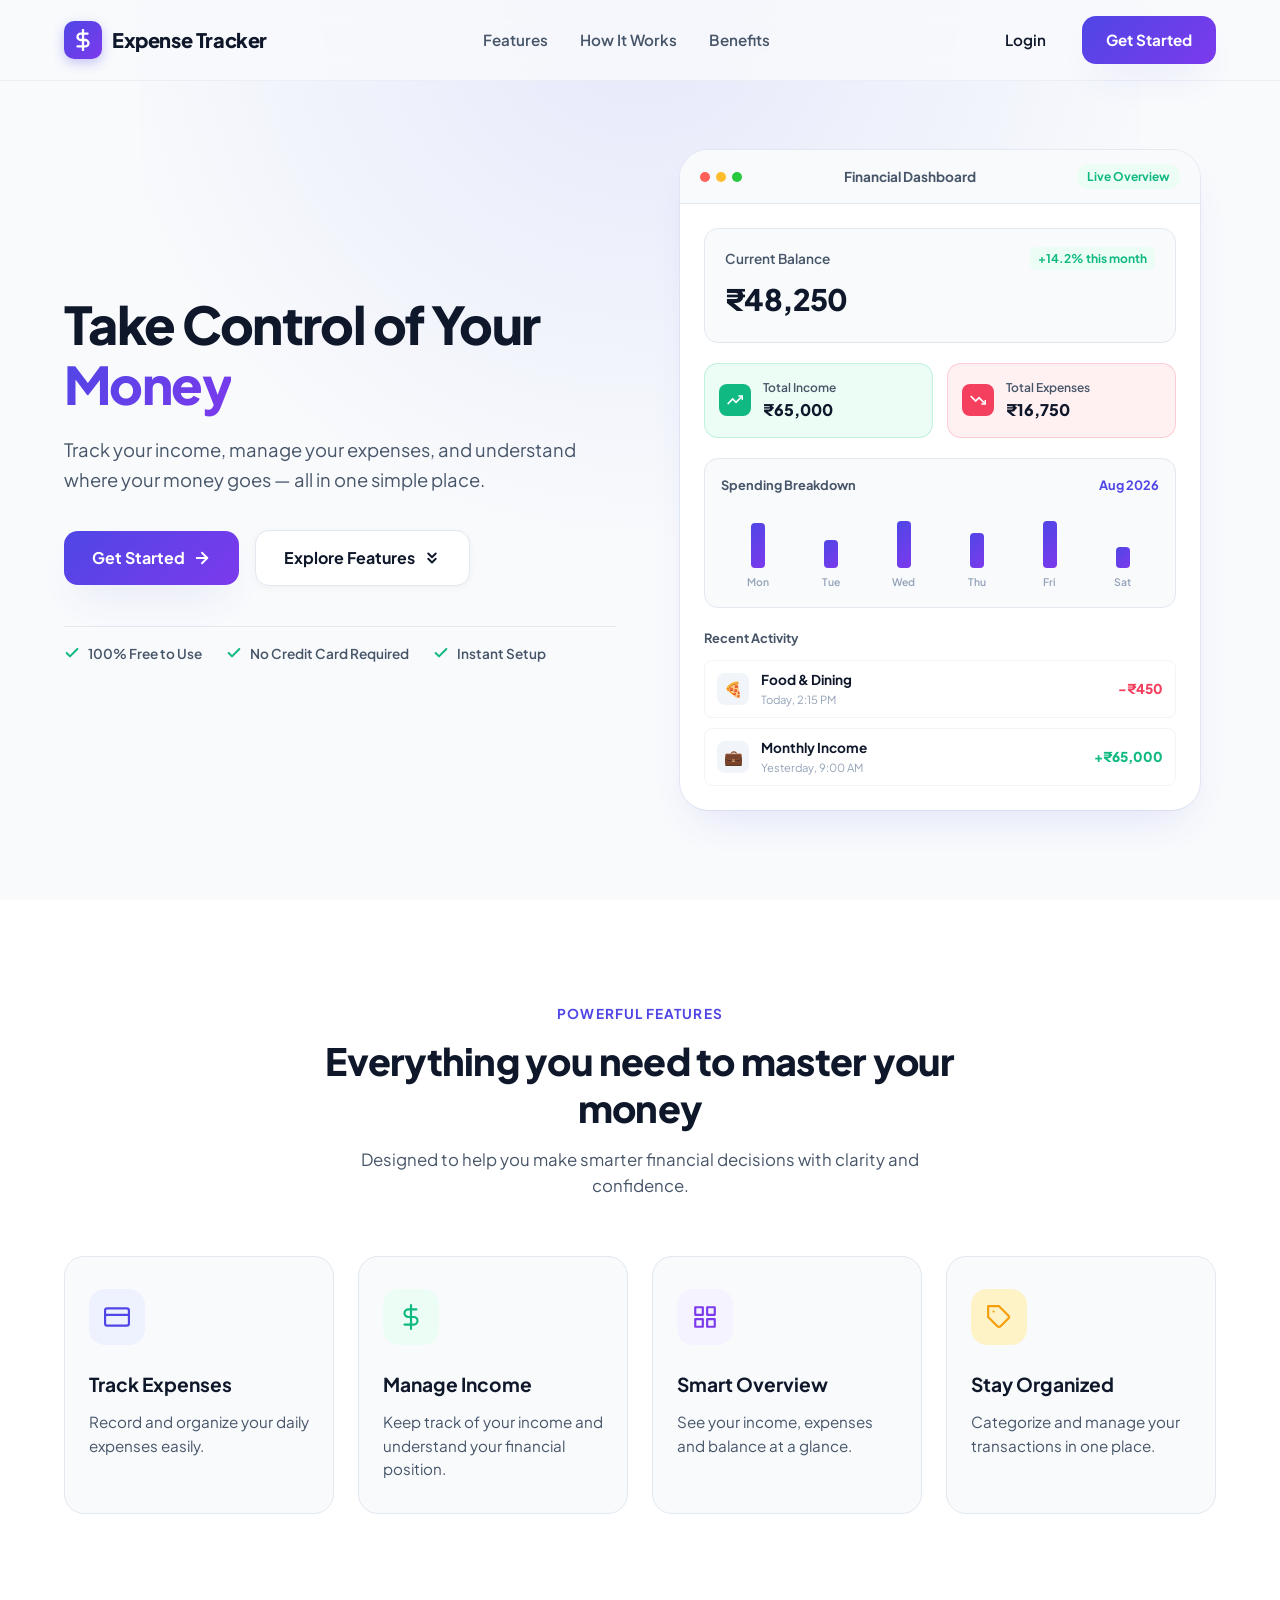
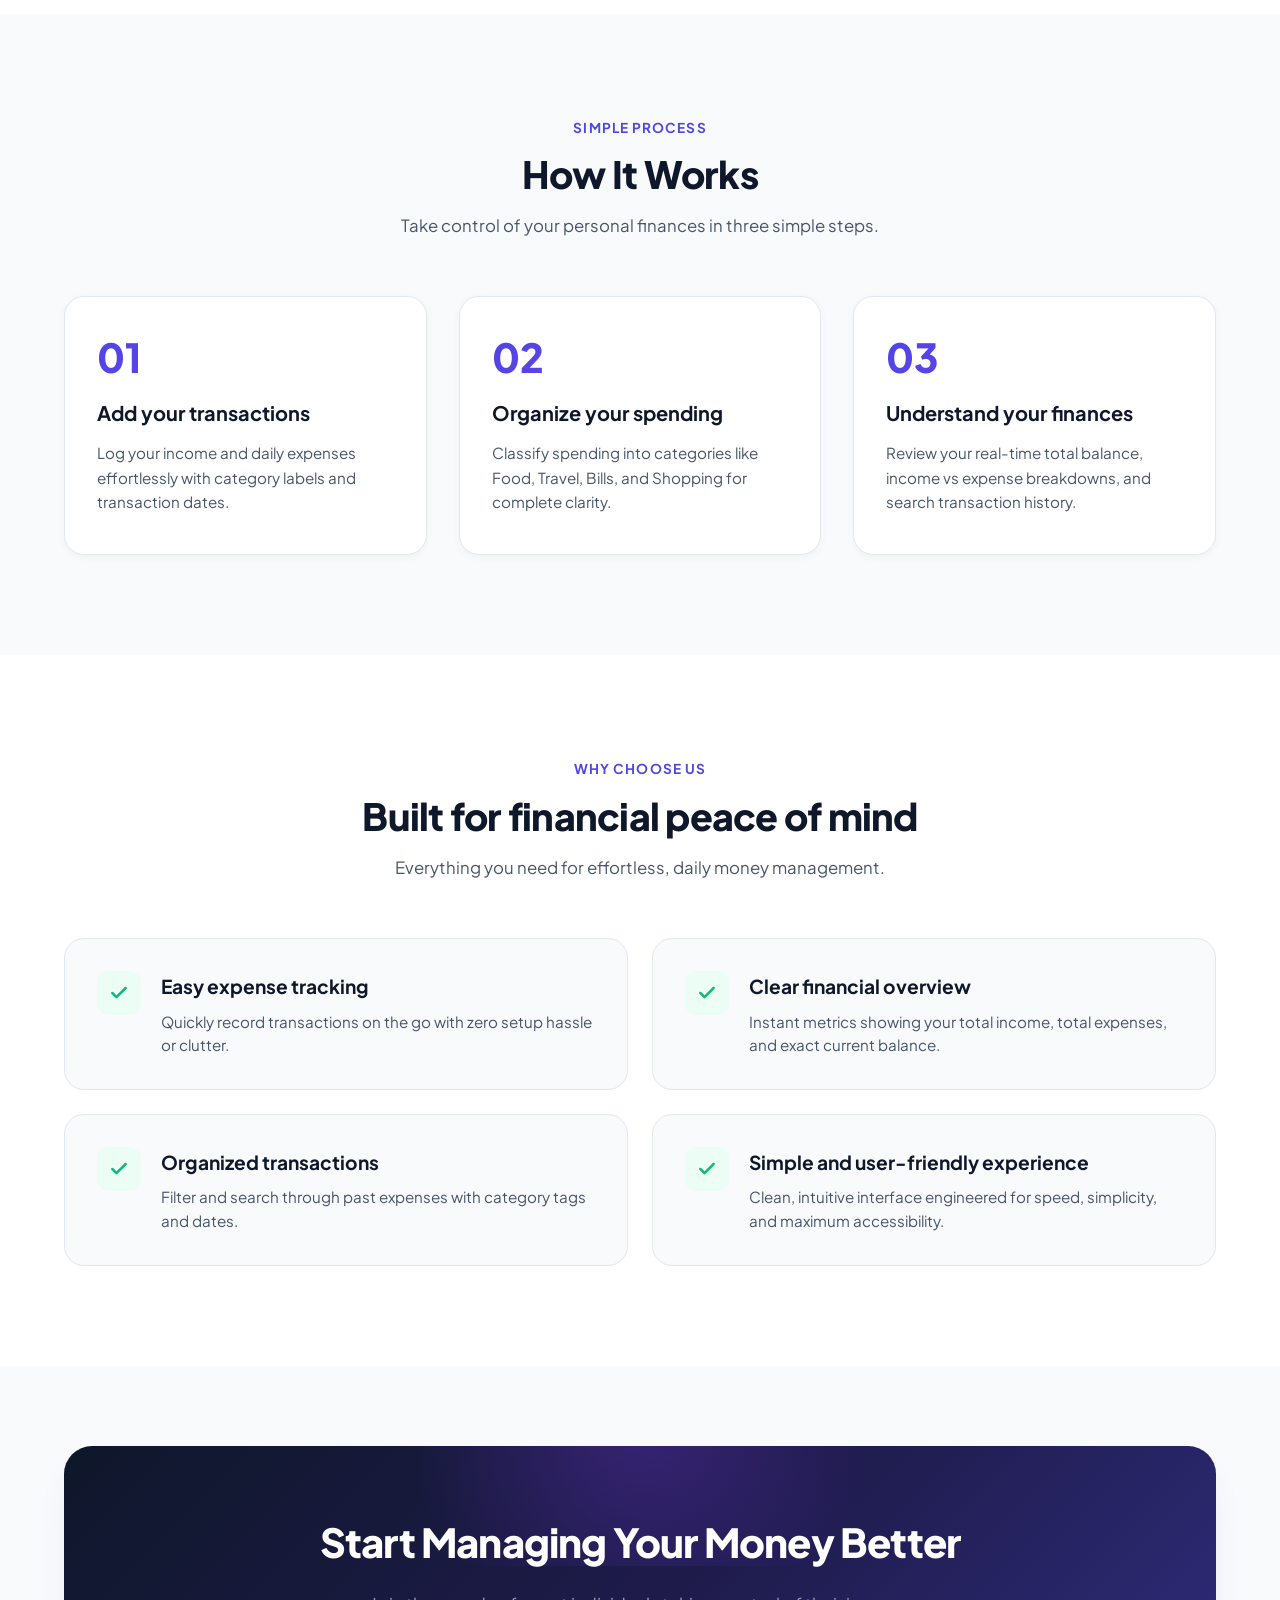
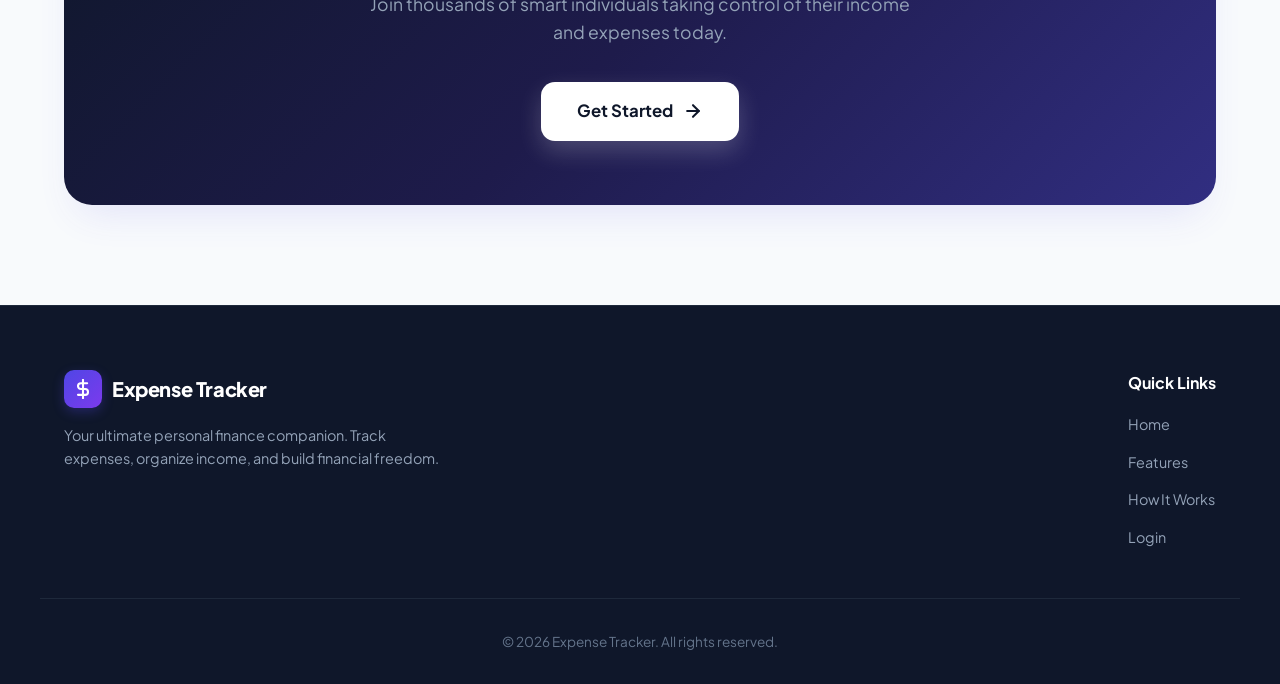
<file: landing.html>
<!DOCTYPE html>

<html lang="en">

<head>

    <meta charset="UTF-8">

    <meta name="viewport" content="width=device-width, initial-scale=1.0">

    <title>Expense Tracker — Take Control of Your Money</title>

    <meta name="description"
        content="Track your income, manage your expenses, and understand where your money goes — all in one simple place.">

    <link rel="preconnect" href="https://fonts.googleapis.com">

    <link rel="preconnect" href="https://fonts.gstatic.com" crossorigin>

    <link href="https://fonts.googleapis.com/css2?family=Plus+Jakarta+Sans:wght@400;500;600;700;800&display=swap"
        rel="stylesheet">

    <link rel="stylesheet" href="landing.css">

</head>

<body>

    <header class="navbar" id="navbar">

        <div class="nav-container">

            <a href="#top" class="brand">

                <div class="brand-icon">

                    <svg width="22" height="22" viewBox="0 0 24 24" fill="none" stroke="currentColor" stroke-width="2.5"
                        stroke-linecap="round" stroke-linejoin="round">

                        <line x1="12" y1="1" x2="12" y2="23"></line>

                        <path d="M17 5H9.5a3.5 3.5 0 0 0 0 7h5a3.5 3.5 0 0 1 0 7H6"></path>

                    </svg>

                </div>

                <span>Expense Tracker</span>

            </a>

            <nav class="nav-links" id="navLinks">

                <a href="#features" class="nav-link">Features</a>

                <a href="#how-it-works" class="nav-link">How It Works</a>

                <a href="#benefits" class="nav-link">Benefits</a>

            </nav>

            <div class="nav-actions" id="navActions">

                <a href="index.html" class="btn-login">Login</a>

                <a href="index.html" class="btn-primary">Get Started</a>

            </div>

            <button class="mobile-toggle" id="mobileToggle" aria-label="Toggle Navigation Menu">

                <svg width="24" height="24" viewBox="0 0 24 24" fill="none" stroke="currentColor" stroke-width="2"
                    stroke-linecap="round" stroke-linejoin="round" class="icon-menu">

                    <line x1="3" y1="12" x2="21" y2="12"></line>

                    <line x1="3" y1="6" x2="21" y2="6"></line>

                    <line x1="3" y1="18" x2="21" y2="18"></line>

                </svg>

                <svg width="24" height="24" viewBox="0 0 24 24" fill="none" stroke="currentColor" stroke-width="2"
                    stroke-linecap="round" stroke-linejoin="round" class="icon-close">

                    <line x1="18" y1="6" x2="6" y2="18"></line>

                    <line x1="6" y1="6" x2="18" y2="18"></line>

                </svg>

            </button>

        </div>

    </header>

    <main>

        <section class="hero-section" id="top">

            <div class="hero-bg-glow"></div>

            <div class="container hero-container">

                <div class="hero-content">

                    <h1 class="hero-title">

                        Take Control of Your <span class="gradient-text">Money</span>

                    </h1>

                    <p class="hero-subheading">

                        Track your income, manage your expenses, and understand where your money goes — all in one
                        simple place.

                    </p>

                    <div class="hero-buttons">

                        <a href="index.html" class="btn-primary btn-hero">

                            <span>Get Started</span>

                            <svg width="18" height="18" viewBox="0 0 24 24" fill="none" stroke="currentColor"
                                stroke-width="2.5" stroke-linecap="round" stroke-linejoin="round">

                                <line x1="5" y1="12" x2="19" y2="12"></line>

                                <polyline points="12 5 19 12 12 19"></polyline>

                            </svg>

                        </a>

                        <a href="#features" class="btn-secondary btn-hero">

                            <span>Explore Features</span>

                            <svg width="18" height="18" viewBox="0 0 24 24" fill="none" stroke="currentColor"
                                stroke-width="2.5" stroke-linecap="round" stroke-linejoin="round">

                                <path d="M7 13l5 5 5-5M7 6l5 5 5-5" />

                            </svg>

                        </a>

                    </div>

                    <div class="hero-trust">

                        <div class="trust-item">

                            <svg width="16" height="16" viewBox="0 0 24 24" fill="none" stroke="#10B981"
                                stroke-width="3" stroke-linecap="round" stroke-linejoin="round">

                                <polyline points="20 6 9 17 4 12"></polyline>

                            </svg>

                            <span>100% Free to Use</span>

                        </div>

                        <div class="trust-item">

                            <svg width="16" height="16" viewBox="0 0 24 24" fill="none" stroke="#10B981"
                                stroke-width="3" stroke-linecap="round" stroke-linejoin="round">

                                <polyline points="20 6 9 17 4 12"></polyline>

                            </svg>

                            <span>No Credit Card Required</span>

                        </div>

                        <div class="trust-item">

                            <svg width="16" height="16" viewBox="0 0 24 24" fill="none" stroke="#10B981"
                                stroke-width="3" stroke-linecap="round" stroke-linejoin="round">

                                <polyline points="20 6 9 17 4 12"></polyline>

                            </svg>

                            <span>Instant Setup</span>

                        </div>

                    </div>

                </div>

                <div class="hero-visual">

                    <div class="visual-card-wrapper">

                        <div class="mockup-card">

                            <div class="mockup-header">

                                <div class="mockup-dots">

                                    <span class="dot dot-red"></span>

                                    <span class="dot dot-yellow"></span>

                                    <span class="dot dot-green"></span>

                                </div>

                                <div class="mockup-title">Financial Dashboard</div>

                                <div class="mockup-chip">Live Overview</div>

                            </div>

                            <div class="mockup-body">

                                <div class="mockup-balance">

                                    <div class="balance-meta">

                                        <span class="balance-label">Current Balance</span>

                                        <span class="balance-trend positive">+14.2% this month</span>

                                    </div>

                                    <div class="balance-value">₹48,250</div>

                                </div>

                                <div class="mockup-summary-grid">

                                    <div class="mini-card income-card">

                                        <div class="mini-card-icon">

                                            <svg width="16" height="16" viewBox="0 0 24 24" fill="none"
                                                stroke="currentColor" stroke-width="2.5">

                                                <polyline points="23 6 13.5 15.5 8.5 10.5 1 18"></polyline>

                                                <polyline points="17 6 23 6 23 12"></polyline>

                                            </svg>

                                        </div>

                                        <div>

                                            <span class="mini-card-label">Total Income</span>

                                            <div class="mini-card-val">₹65,000</div>

                                        </div>

                                    </div>

                                    <div class="mini-card expense-card">

                                        <div class="mini-card-icon">

                                            <svg width="16" height="16" viewBox="0 0 24 24" fill="none"
                                                stroke="currentColor" stroke-width="2.5">

                                                <polyline points="23 18 13.5 8.5 8.5 13.5 1 6"></polyline>

                                                <polyline points="17 18 23 18 23 12"></polyline>

                                            </svg>

                                        </div>

                                        <div>

                                            <span class="mini-card-label">Total Expenses</span>

                                            <div class="mini-card-val">₹16,750</div>

                                        </div>

                                    </div>

                                </div>

                                <div class="mockup-chart-box">

                                    <div class="chart-header">

                                        <span>Spending Breakdown</span>

                                        <span class="chart-tag">Aug 2026</span>

                                    </div>

                                    <div class="chart-bars">

                                        <div class="bar-group">

                                            <div class="bar bar-1" style="height: 65%;"></div>

                                            <span>Mon</span>

                                        </div>

                                        <div class="bar-group">

                                            <div class="bar bar-2" style="height: 40%;"></div>

                                            <span>Tue</span>

                                        </div>

                                        <div class="bar-group">

                                            <div class="bar bar-3" style="height: 85%;"></div>

                                            <span>Wed</span>

                                        </div>

                                        <div class="bar-group">

                                            <div class="bar bar-4" style="height: 50%;"></div>

                                            <span>Thu</span>

                                        </div>

                                        <div class="bar-group">

                                            <div class="bar bar-5" style="height: 95%;"></div>

                                            <span>Fri</span>

                                        </div>

                                        <div class="bar-group">

                                            <div class="bar bar-6" style="height: 30%;"></div>

                                            <span>Sat</span>

                                        </div>

                                    </div>

                                </div>

                                <div class="mockup-transactions">

                                    <div class="mockup-tx-header">Recent Activity</div>

                                    <div class="tx-row">

                                        <div class="tx-icon icon-food">🍕</div>

                                        <div class="tx-info">

                                            <div class="tx-title">Food & Dining</div>

                                            <div class="tx-date">Today, 2:15 PM</div>

                                        </div>

                                        <div class="tx-amount negative">-₹450</div>

                                    </div>

                                    <div class="tx-row">

                                        <div class="tx-icon icon-salary">💼</div>

                                        <div class="tx-info">

                                            <div class="tx-title">Monthly Income</div>

                                            <div class="tx-date">Yesterday, 9:00 AM</div>

                                        </div>

                                        <div class="tx-amount positive">+₹65,000</div>

                                    </div>

                                </div>

                            </div>

                        </div>

                    </div>

                </div>

            </div>

        </section>

        <section class="features-section" id="features">

            <div class="container">

                <div class="section-header">

                    <span class="section-tag">Powerful Features</span>

                    <h2 class="section-title">Everything you need to master your money</h2>

                    <p class="section-subtitle">Designed to help you make smarter financial decisions with clarity and
                        confidence.</p>

                </div>

                <div class="features-grid">

                    <div class="feature-card">

                        <div class="feature-icon-wrapper icon-indigo">

                            <svg width="26" height="26" viewBox="0 0 24 24" fill="none" stroke="currentColor"
                                stroke-width="2" stroke-linecap="round" stroke-linejoin="round">

                                <rect x="1" y="4" width="22" height="16" rx="2" ry="2"></rect>

                                <line x1="1" y1="10" x2="23" y2="10"></line>

                            </svg>

                        </div>

                        <h3 class="feature-title">Track Expenses</h3>

                        <p class="feature-desc">Record and organize your daily expenses easily.</p>

                    </div>

                    <div class="feature-card">

                        <div class="feature-icon-wrapper icon-emerald">

                            <svg width="26" height="26" viewBox="0 0 24 24" fill="none" stroke="currentColor"
                                stroke-width="2" stroke-linecap="round" stroke-linejoin="round">

                                <line x1="12" y1="1" x2="12" y2="23"></line>

                                <path d="M17 5H9.5a3.5 3.5 0 0 0 0 7h5a3.5 3.5 0 0 1 0 7H6"></path>

                            </svg>

                        </div>

                        <h3 class="feature-title">Manage Income</h3>

                        <p class="feature-desc">Keep track of your income and understand your financial position.</p>

                    </div>

                    <div class="feature-card">

                        <div class="feature-icon-wrapper icon-purple">

                            <svg width="26" height="26" viewBox="0 0 24 24" fill="none" stroke="currentColor"
                                stroke-width="2" stroke-linecap="round" stroke-linejoin="round">

                                <rect x="3" y="3" width="7" height="7"></rect>

                                <rect x="14" y="3" width="7" height="7"></rect>

                                <rect x="14" y="14" width="7" height="7"></rect>

                                <rect x="3" y="14" width="7" height="7"></rect>

                            </svg>

                        </div>

                        <h3 class="feature-title">Smart Overview</h3>

                        <p class="feature-desc">See your income, expenses and balance at a glance.</p>

                    </div>

                    <div class="feature-card">

                        <div class="feature-icon-wrapper icon-amber">

                            <svg width="26" height="26" viewBox="0 0 24 24" fill="none" stroke="currentColor"
                                stroke-width="2" stroke-linecap="round" stroke-linejoin="round">

                                <path
                                    d="M20.59 13.41l-7.17 7.17a2 2 0 0 1-2.83 0L2 12V2h10l8.59 8.59a2 2 0 0 1 0 2.82z">
                                </path>

                                <line x1="7" y1="7" x2="7.01" y2="7"></line>

                            </svg>

                        </div>

                        <h3 class="feature-title">Stay Organized</h3>

                        <p class="feature-desc">Categorize and manage your transactions in one place.</p>

                    </div>

                </div>

            </div>

        </section>

        <section class="how-it-works-section" id="how-it-works">

            <div class="container">

                <div class="section-header">

                    <span class="section-tag">Simple Process</span>

                    <h2 class="section-title">How It Works</h2>

                    <p class="section-subtitle">Take control of your personal finances in three simple steps.</p>

                </div>

                <div class="steps-grid">

                    <div class="step-card">

                        <div class="step-number">01</div>

                        <h3 class="step-title">Add your transactions</h3>

                        <p class="step-desc">Log your income and daily expenses effortlessly with category labels and
                            transaction dates.</p>

                    </div>

                    <div class="step-card">

                        <div class="step-number">02</div>

                        <h3 class="step-title">Organize your spending</h3>

                        <p class="step-desc">Classify spending into categories like Food, Travel, Bills, and Shopping
                            for complete clarity.</p>

                    </div>

                    <div class="step-card">

                        <div class="step-number">03</div>

                        <h3 class="step-title">Understand your finances</h3>

                        <p class="step-desc">Review your real-time total balance, income vs expense breakdowns, and
                            search transaction history.</p>

                    </div>

                </div>

            </div>

        </section>

        <section class="benefits-section" id="benefits">

            <div class="container">

                <div class="section-header">

                    <span class="section-tag">Why Choose Us</span>

                    <h2 class="section-title">Built for financial peace of mind</h2>

                    <p class="section-subtitle">Everything you need for effortless, daily money management.</p>

                </div>

                <div class="benefits-grid">

                    <div class="benefit-card">

                        <div class="benefit-check">

                            <svg width="20" height="20" viewBox="0 0 24 24" fill="none" stroke="currentColor"
                                stroke-width="3" stroke-linecap="round" stroke-linejoin="round">

                                <polyline points="20 6 9 17 4 12"></polyline>

                            </svg>

                        </div>

                        <div>

                            <h3 class="benefit-title">Easy expense tracking</h3>

                            <p class="benefit-desc">Quickly record transactions on the go with zero setup hassle or
                                clutter.</p>

                        </div>

                    </div>

                    <div class="benefit-card">

                        <div class="benefit-check">

                            <svg width="20" height="20" viewBox="0 0 24 24" fill="none" stroke="currentColor"
                                stroke-width="3" stroke-linecap="round" stroke-linejoin="round">

                                <polyline points="20 6 9 17 4 12"></polyline>

                            </svg>

                        </div>

                        <div>

                            <h3 class="benefit-title">Clear financial overview</h3>

                            <p class="benefit-desc">Instant metrics showing your total income, total expenses, and exact
                                current balance.</p>

                        </div>

                    </div>

                    <div class="benefit-card">

                        <div class="benefit-check">

                            <svg width="20" height="20" viewBox="0 0 24 24" fill="none" stroke="currentColor"
                                stroke-width="3" stroke-linecap="round" stroke-linejoin="round">

                                <polyline points="20 6 9 17 4 12"></polyline>

                            </svg>

                        </div>

                        <div>

                            <h3 class="benefit-title">Organized transactions</h3>

                            <p class="benefit-desc">Filter and search through past expenses with category tags and
                                dates.</p>

                        </div>

                    </div>

                    <div class="benefit-card">

                        <div class="benefit-check">

                            <svg width="20" height="20" viewBox="0 0 24 24" fill="none" stroke="currentColor"
                                stroke-width="3" stroke-linecap="round" stroke-linejoin="round">

                                <polyline points="20 6 9 17 4 12"></polyline>

                            </svg>

                        </div>

                        <div>

                            <h3 class="benefit-title">Simple and user-friendly experience</h3>

                            <p class="benefit-desc">Clean, intuitive interface engineered for speed, simplicity, and
                                maximum accessibility.</p>

                        </div>

                    </div>

                </div>

            </div>

        </section>

        <section class="cta-section">

            <div class="container">

                <div class="cta-card">

                    <div class="cta-bg-glow"></div>

                    <h2 class="cta-title">Start Managing Your Money Better</h2>

                    <p class="cta-desc">Join thousands of smart individuals taking control of their income and expenses
                        today.</p>

                    <a href="index.html" class="btn-cta">

                        <span>Get Started</span>

                        <svg width="20" height="20" viewBox="0 0 24 24" fill="none" stroke="currentColor"
                            stroke-width="2.5" stroke-linecap="round" stroke-linejoin="round">

                            <line x1="5" y1="12" x2="19" y2="12"></line>

                            <polyline points="12 5 19 12 12 19"></polyline>

                        </svg>

                    </a>

                </div>

            </div>

        </section>

    </main>

    <footer class="footer">

        <div class="container footer-container">

            <div class="footer-brand-col">

                <a href="#top" class="brand">

                    <div class="brand-icon">

                        <svg width="20" height="20" viewBox="0 0 24 24" fill="none" stroke="currentColor"
                            stroke-width="2.5" stroke-linecap="round" stroke-linejoin="round">

                            <line x1="12" y1="1" x2="12" y2="23"></line>

                            <path d="M17 5H9.5a3.5 3.5 0 0 0 0 7h5a3.5 3.5 0 0 1 0 7H6"></path>

                        </svg>

                    </div>

                    <span>Expense Tracker</span>

                </a>

                <p class="footer-desc">Your ultimate personal finance companion. Track expenses, organize income, and
                    build financial freedom.</p>

            </div>

            <div class="footer-links-col">

                <h4 class="footer-heading">Quick Links</h4>

                <ul class="footer-menu">

                    <li><a href="#top">Home</a></li>

                    <li><a href="#features">Features</a></li>

                    <li><a href="#how-it-works">How It Works</a></li>

                    <li><a href="index.html">Login</a></li>

                </ul>

            </div>

        </div>

        <div class="container footer-bottom">

            <p>&copy; 2026 Expense Tracker. All rights reserved.</p>

        </div>

    </footer>

    <script src="landing.js"></script>

</body>

</html>
</file>
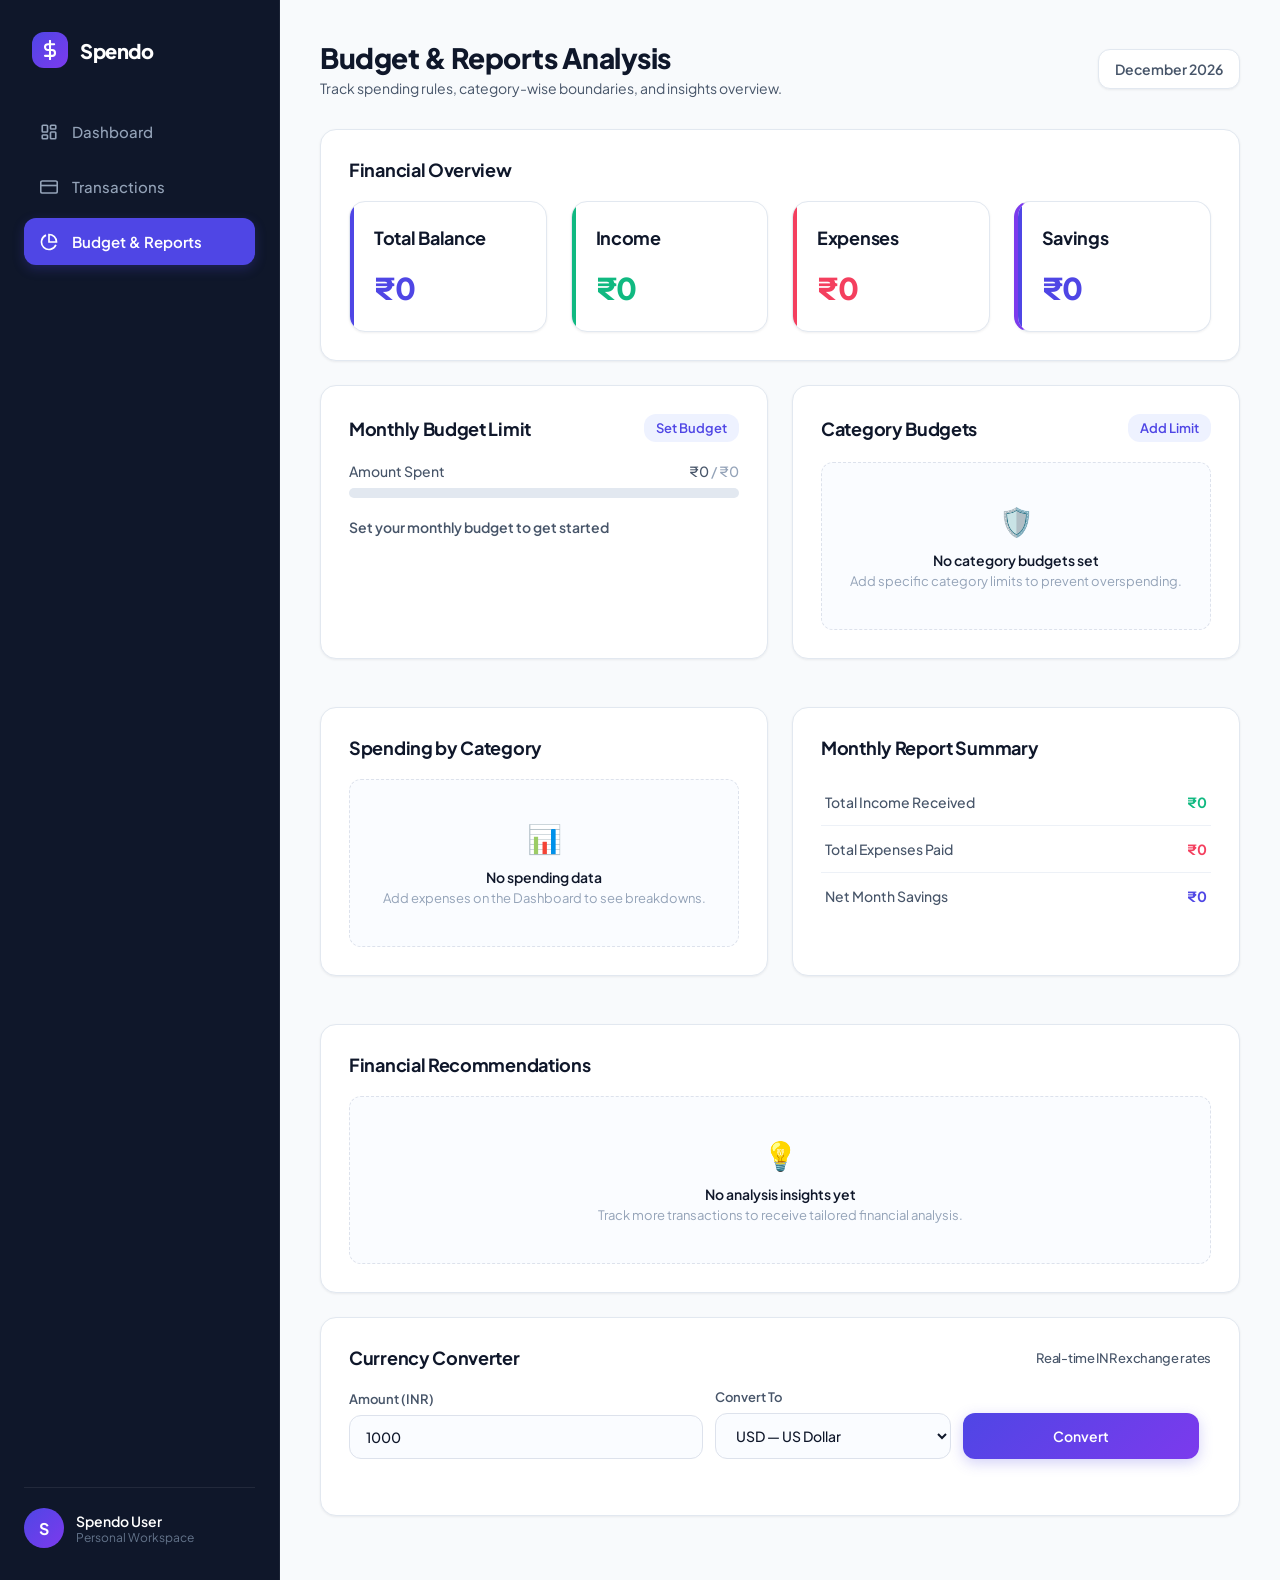
<file: reports.html>
<!DOCTYPE html>
<html lang="en">
<head>
    <meta charset="UTF-8">
    <meta name="viewport" content="width=device-width, initial-scale=1.0">
    <title>Budget & Reports — Spendo Expense Tracker</title>
    <meta name="description" content="View financial insights, category budget limits, monthly progress, and convert currencies in real-time.">

    <link rel="preconnect" href="https://fonts.googleapis.com">
    <link rel="preconnect" href="https://fonts.gstatic.com" crossorigin>
    <link href="https://fonts.googleapis.com/css2?family=Plus+Jakarta+Sans:wght@400;500;600;700;800&display=swap" rel="stylesheet">

    <link rel="stylesheet" href="style.css">
</head>
<body>

    <div class="app-container">


        <aside class="sidebar">
            <a href="landing.html" class="brand">
                <div class="brand-icon">
                    <svg width="20" height="20" viewBox="0 0 24 24" fill="none" stroke="currentColor" stroke-width="2.5" stroke-linecap="round" stroke-linejoin="round">
                        <line x1="12" y1="1" x2="12" y2="23"></line>
                        <path d="M17 5H9.5a3.5 3.5 0 0 0 0 7h5a3.5 3.5 0 0 1 0 7H6"></path>
                    </svg>
                </div>
                <span>Spendo</span>
            </a>

            <nav>
                <a href="index.html">
                    <svg viewBox="0 0 24 24" fill="none" stroke="currentColor" stroke-width="2.5">
                        <rect x="3" y="3" width="7" height="9" rx="1"></rect>
                        <rect x="14" y="3" width="7" height="5" rx="1"></rect>
                        <rect x="14" y="12" width="7" height="9" rx="1"></rect>
                        <rect x="3" y="16" width="7" height="5" rx="1"></rect>
                    </svg>
                    <span>Dashboard</span>
                </a>
                <a href="transactions.html">
                    <svg viewBox="0 0 24 24" fill="none" stroke="currentColor" stroke-width="2.5">
                        <rect x="1" y="4" width="22" height="16" rx="2" ry="2"></rect>
                        <line x1="1" y1="10" x2="23" y2="10"></line>
                    </svg>
                    <span>Transactions</span>
                </a>
                <a href="reports.html" class="active">
                    <svg viewBox="0 0 24 24" fill="none" stroke="currentColor" stroke-width="2.5">
                        <path d="M21.21 15.89A10 10 0 1 1 8 2.83"></path>
                        <path d="M22 12A10 10 0 0 0 12 2v10z"></path>
                    </svg>
                    <span>Budget & Reports</span>
                </a>
            </nav>

            <div class="sidebar-footer">
                <div class="user-profile">
                    <div class="avatar">S</div>
                    <div class="user-info">
                        <h4>Spendo User</h4>
                        <p>Personal Workspace</p>
                    </div>
                </div>
            </div>
        </aside>


        <main class="main-content">

            <header class="top-header">
                <div>
                    <h2>Budget & Reports Analysis</h2>
                    <p>Track spending rules, category-wise boundaries, and insights overview.</p>
                </div>
                <div class="date-display" id="dateDisplay">
                    August 2026
                </div>
            </header>


            <section class="card">
                <h3>Financial Overview</h3>
                <div class="summary-grid" style="margin-bottom: 0; grid-template-columns: repeat(4, 1fr);">
                    <div class="summary-card balance">
                        <h3>Total Balance</h3>
                        <div class="value" id="total-balance">₹0</div>
                    </div>
                    <div class="summary-card income">
                        <h3>Income</h3>
                        <div class="value" id="total-income">₹0</div>
                    </div>
                    <div class="summary-card expense">
                        <h3>Expenses</h3>
                        <div class="value" id="total-expense">₹0</div>
                    </div>
                    <div class="summary-card balance" style="border-left: 4px solid var(--color-purple);">
                        <h3>Savings</h3>
                        <div class="value" id="total-savings">₹0</div>
                    </div>
                </div>
            </section>


            <section class="report-grid">


                <div class="card">
                    <h3>
                        <span>Monthly Budget Limit</span>
                        <button id="set-budget" class="btn btn-secondary" style="padding: 6px 12px; font-size: 13px;">
                            Set Budget
                        </button>
                    </h3>

                    <div class="progress-bar-container" style="margin-top: 14px;">
                        <div class="budget-info-row">
                            <span>Amount Spent</span>
                            <strong>
                                <span id="spent-amount">₹0</span> <span id="total-budget" style="color: var(--color-text-light);">/ ₹0</span>
                            </strong>
                        </div>

                        <div class="progress-bar">
                            <div class="fill primary" id="budget-progress" style="width: 0%;"></div>
                        </div>
                    </div>

                    <p class="budget-remaining" id="budget-remaining" style="font-weight: 600; font-size: 14px; margin-top: 20px;">
                        Set your monthly budget to get started
                    </p>
                </div>


                <div class="card">
                    <h3>
                        <span>Category Budgets</span>
                        <button id="set-category-budget" class="btn btn-secondary" style="padding: 6px 12px; font-size: 13px;">
                            Add Limit
                        </button>
                    </h3>

                    <div id="category-budget-list" class="list-rows" style="margin-top: 10px;">

                        <div class="empty-state">
                            <span>🛡️</span>
                            <h4>No category budgets set</h4>
                            <p>Add specific category limits to prevent overspending.</p>
                        </div>
                    </div>
                </div>

            </section>


            <section class="report-grid">


                <div class="card">
                    <h3>Spending by Category</h3>
                    <div id="category-list" class="list-rows">
                        <div class="empty-state">
                            <span>📊</span>
                            <h4>No spending data</h4>
                            <p>Log transactions on the Dashboard to see breakdowns.</p>
                        </div>
                    </div>
                </div>


                <div class="card">
                    <h3>Monthly Report Summary</h3>
                    <div class="list-rows">
                        <div class="list-row">
                            <span>Total Income Received</span>
                            <strong id="monthly-income" style="color: var(--color-emerald);">₹0</strong>
                        </div>
                        <div class="list-row">
                            <span>Total Expenses Paid</span>
                            <strong id="monthly-expense" style="color: var(--color-rose);">₹0</strong>
                        </div>
                        <div class="list-row">
                            <span>Net Month Savings</span>
                            <strong id="monthly-savings" style="color: var(--color-primary);">₹0</strong>
                        </div>
                    </div>
                </div>

            </section>


            <section class="card">
                <h3>Financial Recommendations</h3>
                <div class="analysis-content" id="spending-analysis-container">
                    <div class="empty-state" id="spending-analysis-empty">
                        <span>💡</span>
                        <h4>No analysis insights yet</h4>
                        <p>Track more transactions to receive tailored financial analysis.</p>
                    </div>
                </div>
            </section>


            <section class="card">
                <h3>
                    <span>Currency Converter</span>
                    <small>Real-time INR exchange rates</small>
                </h3>

                <div class="converter-form" style="margin-top: 15px;">
                    <div class="form-group" style="margin-bottom: 0;">
                        <label for="convert-amount">Amount (INR)</label>
                        <input type="number" id="convert-amount" placeholder="Enter INR amount" min="1" value="1000">
                    </div>

                    <div class="form-group" style="margin-bottom: 0;">
                        <label for="convert-target">Convert To</label>
                        <select id="convert-target">
                            <option value="USD">USD — US Dollar</option>
                            <option value="EUR">EUR — Euro</option>
                            <option value="GBP">GBP — British Pound</option>
                            <option value="AUD">AUD — Australian Dollar</option>
                            <option value="CAD">CAD — Canadian Dollar</option>
                            <option value="JPY">JPY — Japanese Yen</option>
                            <option value="AED">AED — UAE Dirham</option>
                            <option value="SAR">SAR — Saudi Riyal</option>
                        </select>
                    </div>

                    <button type="button" id="convert-btn" class="btn btn-primary" style="height: 46px; margin-bottom: 0;">
                        Convert
                    </button>
                </div>

                <p id="convert-error" class="error" style="margin-top: 12px; margin-bottom: 0;"></p>

                <div class="converter-result-box" id="convert-result-box" style="display: none; margin-top: 16px;">
                    <div id="convert-result" style="display: flex; justify-content: space-between; align-items: center; width: 100%;">

                    </div>
                </div>
            </section>

        </main>
    </div>


    <script src="js/reports.js"></script>
    <script>
            document.addEventListener("DOMContentLoaded", () => {
            const dateDisplay = document.getElementById("dateDisplay");
            if (dateDisplay) {
                const months = ["January", "February", "March", "April", "May", "June", "July", "August", "September", "October", "November", "December"];
                const today = new Date();
                dateDisplay.textContent = `${months[today.getMonth()]} ${today.getFullYear()}`;
            }
        });
    </script>
</body>
</html>
</file>
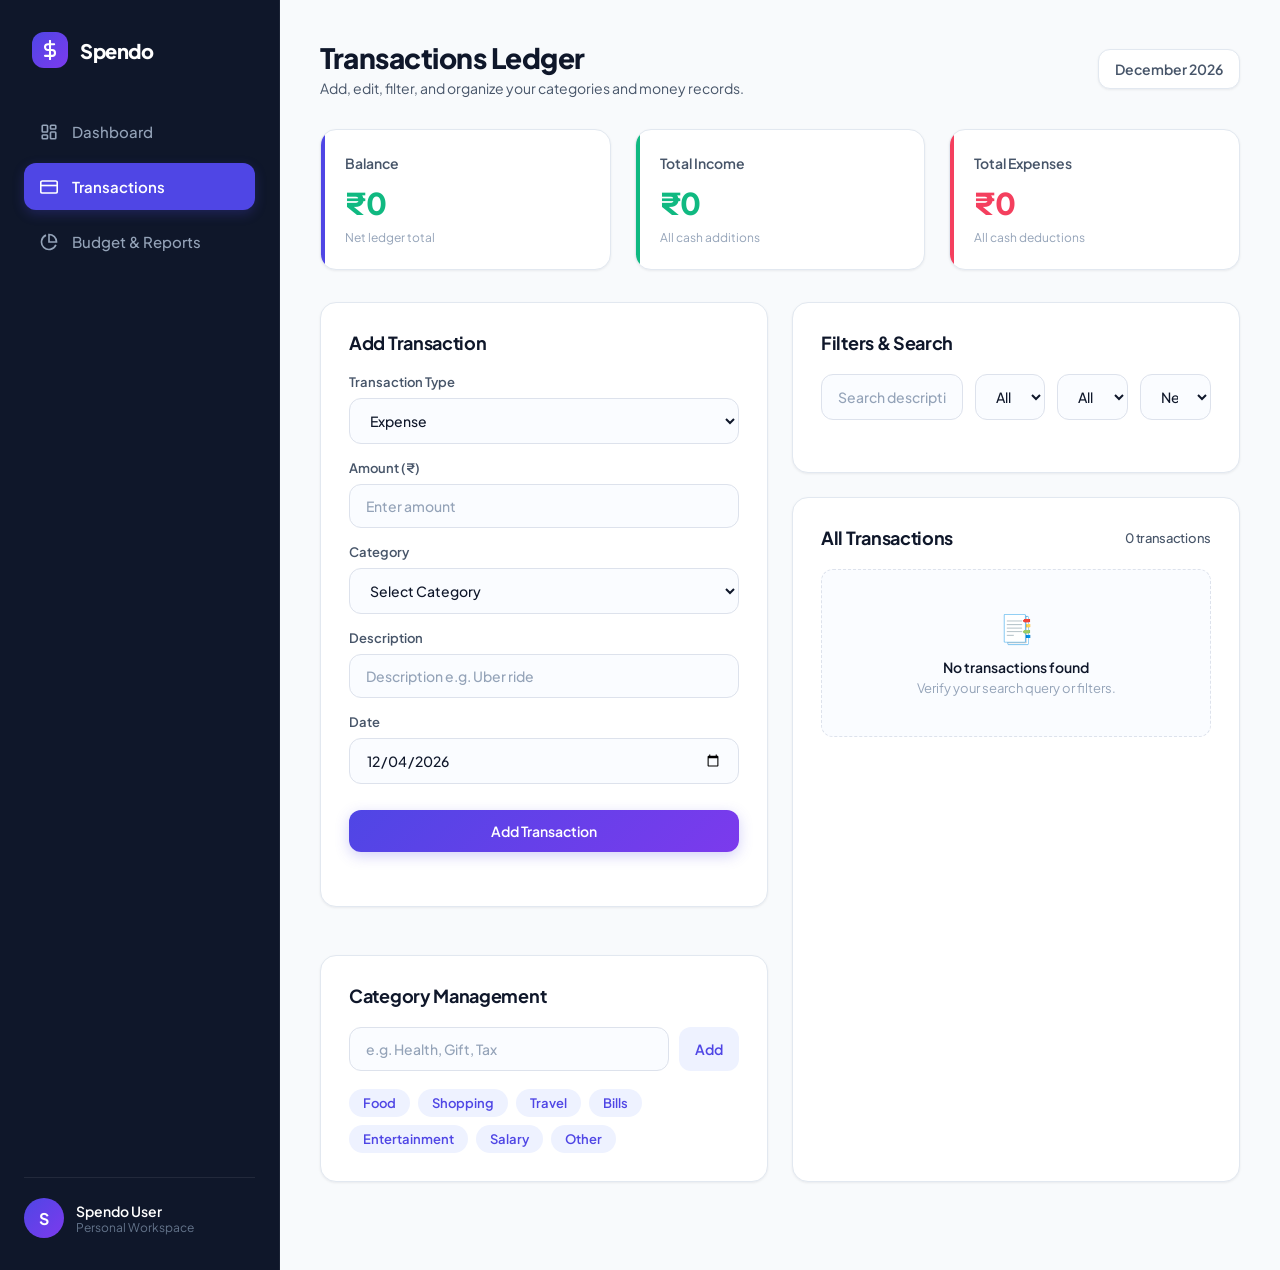
<file: transactions.html>
<!DOCTYPE html>
<html lang="en">
<head>
    <meta charset="UTF-8">
    <meta name="viewport" content="width=device-width, initial-scale=1.0">
    <title>Transactions — Spendo Expense Tracker</title>
    <meta name="description" content="View, search, sort, and manage all your transactions and custom categories.">

    <link rel="preconnect" href="https://fonts.googleapis.com">
    <link rel="preconnect" href="https://fonts.gstatic.com" crossorigin>
    <link href="https://fonts.googleapis.com/css2?family=Plus+Jakarta+Sans:wght@400;500;600;700;800&display=swap" rel="stylesheet">

    <link rel="stylesheet" href="style.css">
</head>
<body>

    <div class="app-container">


        <aside class="sidebar">
            <a href="landing.html" class="brand">
                <div class="brand-icon">
                    <svg width="20" height="20" viewBox="0 0 24 24" fill="none" stroke="currentColor" stroke-width="2.5" stroke-linecap="round" stroke-linejoin="round">
                        <line x1="12" y1="1" x2="12" y2="23"></line>
                        <path d="M17 5H9.5a3.5 3.5 0 0 0 0 7h5a3.5 3.5 0 0 1 0 7H6"></path>
                    </svg>
                </div>
                <span>Spendo</span>
            </a>

            <nav>
                <a href="index.html">
                    <svg viewBox="0 0 24 24" fill="none" stroke="currentColor" stroke-width="2.5">
                        <rect x="3" y="3" width="7" height="9" rx="1"></rect>
                        <rect x="14" y="3" width="7" height="5" rx="1"></rect>
                        <rect x="14" y="12" width="7" height="9" rx="1"></rect>
                        <rect x="3" y="16" width="7" height="5" rx="1"></rect>
                    </svg>
                    <span>Dashboard</span>
                </a>
                <a href="transactions.html" class="active">
                    <svg viewBox="0 0 24 24" fill="none" stroke="currentColor" stroke-width="2.5">
                        <rect x="1" y="4" width="22" height="16" rx="2" ry="2"></rect>
                        <line x1="1" y1="10" x2="23" y2="10"></line>
                    </svg>
                    <span>Transactions</span>
                </a>
                <a href="reports.html">
                    <svg viewBox="0 0 24 24" fill="none" stroke="currentColor" stroke-width="2.5">
                        <path d="M21.21 15.89A10 10 0 1 1 8 2.83"></path>
                        <path d="M22 12A10 10 0 0 0 12 2v10z"></path>
                    </svg>
                    <span>Budget & Reports</span>
                </a>
            </nav>

            <div class="sidebar-footer">
                <div class="user-profile">
                    <div class="avatar">S</div>
                    <div class="user-info">
                        <h4>Spendo User</h4>
                        <p>Personal Workspace</p>
                    </div>
                </div>
            </div>
        </aside>


        <main class="main-content">

            <header class="top-header">
                <div>
                    <h2>Transactions Ledger</h2>
                    <p>Add, edit, filter, and organize your categories and money records.</p>
                </div>
                <div class="date-display" id="dateDisplay">
                    August 2026
                </div>
            </header>


            <section class="summary-grid">
                <div class="summary-card balance">
                    <h3>Balance</h3>
                    <div class="value" id="balance">₹0</div>
                    <p class="meta">Net ledger total</p>
                </div>
                <div class="summary-card income">
                    <h3>Total Income</h3>
                    <div class="value" id="totalIncome">₹0</div>
                    <p class="meta">All cash additions</p>
                </div>
                <div class="summary-card expense">
                    <h3>Total Expenses</h3>
                    <div class="value" id="totalExpense">₹0</div>
                    <p class="meta">All cash deductions</p>
                </div>
            </section>


            <section class="report-grid">


                <div style="display: flex; flex-direction: column; gap: 24px;">


                    <div class="card">
                        <h3 id="formTitle">Add Transaction</h3>
                        <form id="transactionForm">
                            <div class="form-group">
                                <label for="type">Transaction Type</label>
                                <select id="type" required>
                                    <option value="expense">Expense</option>
                                    <option value="income">Income</option>
                                </select>
                            </div>

                            <div class="form-group">
                                <label for="amount">Amount (₹)</label>
                                <input type="number" id="amount" placeholder="Enter amount" min="1" required>
                            </div>

                            <div class="form-group">
                                <label for="category">Category</label>
                                <select id="category" required>

                                </select>
                            </div>

                            <div class="form-group">
                                <label for="description">Description</label>
                                <input type="text" id="description" placeholder="Description e.g. Uber ride" required>
                            </div>

                            <div class="form-group">
                                <label for="date">Date</label>
                                <input type="date" id="date" required>
                            </div>

                            <button type="submit" class="btn btn-primary" id="submitBtn" style="width: 100%; margin-top: 10px;">
                                Add Transaction
                            </button>
                            <button type="button" class="btn btn-secondary" id="cancelEditBtn" style="width: 100%; margin-top: 8px; display: none;">
                                Cancel Edit
                            </button>
                        </form>
                        <p id="error" class="error" style="margin-top: 10px;"></p>
                    </div>


                    <div class="card">
                        <h3>Category Management</h3>
                        <div class="category-input-group">
                            <input type="text" id="newCategory" placeholder="e.g. Health, Gift, Tax">
                            <button onclick="addCategory()" class="btn btn-secondary" style="padding: 10px 16px;">
                                Add
                            </button>
                        </div>
                        <div class="category-tags" id="categoryList">

                        </div>
                    </div>

                </div>


                <div style="display: flex; flex-direction: column;">


                    <div class="card">
                        <h3>Filters & Search</h3>
                        <div class="filter-bar">
                            <input type="text" id="searchInput" placeholder="Search description...">

                            <select id="filterCategory">
                                <option value="all">All Categories</option>
                            </select>

                            <select id="filterType">
                                <option value="all">All Types</option>
                                <option value="income">Income</option>
                                <option value="expense">Expense</option>
                            </select>

                            <select id="sort">
                                <option value="newest">Newest first</option>
                                <option value="oldest">Oldest first</option>
                                <option value="high">Highest amount</option>
                                <option value="low">Lowest amount</option>
                            </select>
                        </div>
                    </div>


                    <div class="card" style="flex-grow: 1;">
                        <h3>
                            <span>All Transactions</span>
                            <small id="transactionCount">0 transactions</small>
                        </h3>

                        <div class="transaction-list" id="transactionList">

                        </div>
                    </div>

                </div>

            </section>
        </main>
    </div>


    <script src="js/transactions.js"></script>
    <script>
        // Simple current month display updates
        document.addEventListener("DOMContentLoaded", () => {
            const dateDisplay = document.getElementById("dateDisplay");
            if (dateDisplay) {
                const months = ["January", "February", "March", "April", "May", "June", "July", "August", "September", "October", "November", "December"];
                const today = new Date();
                dateDisplay.textContent = `${months[today.getMonth()]} ${today.getFullYear()}`;
            }
        });
    </script>
</body>
</html>
</file>
<file: landing.css>
:root {

    --color-bg: #F8FAFC;
    --color-bg-alt: #FFFFFF;
    --color-card: #FFFFFF;
    --color-text-main: #0F172A;
    --color-text-muted: #475569;
    --color-text-light: #94A3B8;


    --color-primary: #4F46E5;
    --color-primary-hover: #4338CA;
    --color-primary-light: #EEF2FF;
    --color-purple: #7C3AED;
    --color-purple-light: #F5F3FF;
    --color-emerald: #10B981;
    --color-emerald-light: #ECFDF5;
    --color-rose: #F43F5E;
    --color-rose-light: #FFF1F2;
    --color-amber: #F59E0B;
    --color-amber-light: #FEF3C7;


    --gradient-primary: linear-gradient(135deg, #4F46E5 0%, #7C3AED 100%);
    --gradient-hero-bg: radial-gradient(circle at 50% 0%, rgba(99, 102, 241, 0.12) 0%, rgba(248, 250, 252, 0) 70%);
    --gradient-card-border: linear-gradient(135deg, rgba(79, 70, 229, 0.2), rgba(124, 58, 237, 0.05));
    --gradient-cta: linear-gradient(135deg, #0F172A 0%, #1E1B4B 50%, #312E81 100%);


    --shadow-sm: 0 2px 8px rgba(15, 23, 42, 0.04);
    --shadow-md: 0 10px 25px -5px rgba(15, 23, 42, 0.06), 0 8px 10px -6px rgba(15, 23, 42, 0.04);
    --shadow-lg: 0 20px 40px -15px rgba(79, 70, 229, 0.14);
    --shadow-glow: 0 0 40px rgba(79, 70, 229, 0.25);


    --font-sans: 'Plus Jakarta Sans', -apple-system, BlinkMacSystemFont, 'Segoe UI', Roboto, sans-serif;


    --radius-sm: 8px;
    --radius-md: 14px;
    --radius-lg: 20px;
    --radius-xl: 28px;
    --container-max-width: 1200px;
}


*, *::before, *::after {
    box-sizing: border-box;
    margin: 0;
    padding: 0;
}

html {
    scroll-behavior: smooth;
    font-size: 16px;
}

body {
    font-family: var(--font-sans);
    background-color: var(--color-bg);
    color: var(--color-text-main);
    line-height: 1.6;
    overflow-x: hidden;
    -webkit-font-smoothing: antialiased;
}

a {
    color: inherit;
    text-decoration: none;
}

button {
    font-family: inherit;
    cursor: pointer;
    border: none;
    background: none;
}

.container {
    width: 100%;
    max-width: var(--container-max-width);
    margin: 0 auto;
    padding: 0 24px;
}


.navbar {
    position: fixed;
    top: 0;
    left: 0;
    right: 0;
    z-index: 1000;
    transition: all 0.3s ease;
    background: rgba(248, 250, 252, 0.85);
    backdrop-filter: blur(12px);
    border-bottom: 1px solid rgba(226, 232, 240, 0.6);
}

.navbar.scrolled {
    background: rgba(255, 255, 255, 0.95);
    box-shadow: var(--shadow-sm);
    border-bottom-color: rgba(226, 232, 240, 0.9);
}

.nav-container {
    max-width: var(--container-max-width);
    margin: 0 auto;
    padding: 16px 24px;
    display: flex;
    align-items: center;
    justify-content: space-between;
}

.brand {
    display: flex;
    align-items: center;
    gap: 10px;
    font-size: 1.25rem;
    font-weight: 800;
    color: var(--color-text-main);
    letter-spacing: -0.02em;
}

.brand-icon {
    width: 38px;
    height: 38px;
    background: var(--gradient-primary);
    color: #FFFFFF;
    border-radius: 10px;
    display: flex;
    align-items: center;
    justify-content: center;
    box-shadow: 0 4px 12px rgba(79, 70, 229, 0.3);
}

.nav-links {
    display: flex;
    align-items: center;
    gap: 32px;
}

.nav-link {
    font-size: 0.95rem;
    font-weight: 600;
    color: var(--color-text-muted);
    transition: color 0.2s ease;
}

.nav-link:hover {
    color: var(--color-primary);
}

.nav-actions {
    display: flex;
    align-items: center;
    gap: 16px;
}

.btn-login {
    font-size: 0.95rem;
    font-weight: 600;
    color: var(--color-text-main);
    padding: 10px 20px;
    border-radius: var(--radius-sm);
    transition: all 0.2s ease;
}

.btn-login:hover {
    color: var(--color-primary);
    background-color: var(--color-primary-light);
}

.btn-primary {
    display: inline-flex;
    align-items: center;
    justify-content: center;
    gap: 8px;
    font-size: 0.95rem;
    font-weight: 700;
    color: #FFFFFF;
    background: var(--gradient-primary);
    padding: 12px 24px;
    border-radius: var(--radius-md);
    box-shadow: var(--shadow-lg);
    transition: all 0.25s ease;
}

.btn-primary:hover {
    transform: translateY(-2px);
    box-shadow: 0 12px 24px rgba(79, 70, 229, 0.35);
}


.mobile-toggle {
    display: none;
    color: var(--color-text-main);
    padding: 6px;
}

.mobile-toggle .icon-close {
    display: none;
}

.mobile-toggle.active .icon-menu {
    display: none;
}

.mobile-toggle.active .icon-close {
    display: block;
}


.hero-section {
    position: relative;
    padding-top: 150px;
    padding-bottom: 90px;
    overflow: hidden;
}

.hero-bg-glow {
    position: absolute;
    top: 0;
    left: 50%;
    transform: translateX(-50%);
    width: 1000px;
    height: 600px;
    background: var(--gradient-hero-bg);
    pointer-events: none;
    z-index: 0;
}

.hero-container {
    position: relative;
    z-index: 1;
    display: grid;
    grid-template-columns: 1fr 1fr;
    gap: 48px;
    align-items: center;
}

.hero-content {
    max-width: 560px;
}

.hero-badge {
    display: inline-flex;
    align-items: center;
    gap: 8px;
    font-size: 0.85rem;
    font-weight: 700;
    color: var(--color-primary);
    background-color: var(--color-primary-light);
    padding: 6px 14px;
    border-radius: 30px;
    margin-bottom: 24px;
    border: 1px solid rgba(79, 70, 229, 0.15);
}

.badge-dot {
    width: 8px;
    height: 8px;
    background-color: var(--color-primary);
    border-radius: 50%;
    display: inline-block;
}

.hero-title {
    font-size: 3.25rem;
    font-weight: 800;
    line-height: 1.15;
    letter-spacing: -0.03em;
    color: var(--color-text-main);
    margin-bottom: 20px;
}

.gradient-text {
    background: var(--gradient-primary);
    -webkit-background-clip: text;
    -webkit-text-fill-color: transparent;
}

.hero-subheading {
    font-size: 1.15rem;
    color: var(--color-text-muted);
    margin-bottom: 36px;
    line-height: 1.6;
}

.hero-buttons {
    display: flex;
    align-items: center;
    gap: 16px;
    margin-bottom: 40px;
    flex-wrap: wrap;
}

.btn-hero {
    padding: 14px 28px;
    font-size: 1rem;
}

.btn-secondary {
    display: inline-flex;
    align-items: center;
    justify-content: center;
    gap: 8px;
    font-size: 1rem;
    font-weight: 700;
    color: var(--color-text-main);
    background-color: #FFFFFF;
    border: 1.5px solid #E2E8F0;
    padding: 14px 28px;
    border-radius: var(--radius-md);
    box-shadow: var(--shadow-sm);
    transition: all 0.25s ease;
}

.btn-secondary:hover {
    background-color: #F8FAFC;
    border-color: #CBD5E1;
    transform: translateY(-2px);
    box-shadow: var(--shadow-md);
}

.hero-trust {
    display: flex;
    align-items: center;
    gap: 24px;
    flex-wrap: wrap;
    padding-top: 16px;
    border-top: 1px solid #E2E8F0;
}

.trust-item {
    display: flex;
    align-items: center;
    gap: 8px;
    font-size: 0.85rem;
    font-weight: 600;
    color: var(--color-text-muted);
}


.hero-visual {
    position: relative;
    display: flex;
    justify-content: center;
}

.visual-card-wrapper {
    position: relative;
    width: 100%;
    max-width: 520px;
}

.mockup-card {
    background: #FFFFFF;
    border-radius: var(--radius-xl);
    box-shadow: var(--shadow-lg), 0 0 0 1px rgba(226, 232, 240, 0.8);
    overflow: hidden;
    transition: transform 0.3s ease;
}

.mockup-card:hover {
    transform: translateY(-4px);
}

.mockup-header {
    background: #F8FAFC;
    padding: 14px 20px;
    display: flex;
    align-items: center;
    justify-content: space-between;
    border-bottom: 1px solid #E2E8F0;
}

.mockup-dots {
    display: flex;
    gap: 6px;
}

.dot {
    width: 10px;
    height: 10px;
    border-radius: 50%;
}
.dot-red { background: #FF5F56; }
.dot-yellow { background: #FFBD2E; }
.dot-green { background: #27C93F; }

.mockup-title {
    font-size: 0.85rem;
    font-weight: 700;
    color: var(--color-text-muted);
}

.mockup-chip {
    font-size: 0.75rem;
    font-weight: 700;
    color: var(--color-emerald);
    background: var(--color-emerald-light);
    padding: 3px 10px;
    border-radius: 12px;
}

.mockup-body {
    padding: 24px;
}


.mockup-balance {
    background: var(--color-bg);
    border-radius: var(--radius-md);
    padding: 18px 20px;
    margin-bottom: 20px;
    border: 1px solid #E2E8F0;
}

.balance-meta {
    display: flex;
    justify-content: space-between;
    align-items: center;
    margin-bottom: 6px;
}

.balance-label {
    font-size: 0.85rem;
    font-weight: 600;
    color: var(--color-text-muted);
}

.balance-trend.positive {
    font-size: 0.75rem;
    font-weight: 700;
    color: var(--color-emerald);
    background: var(--color-emerald-light);
    padding: 2px 8px;
    border-radius: 6px;
}

.balance-value {
    font-size: 1.85rem;
    font-weight: 800;
    color: var(--color-text-main);
    letter-spacing: -0.02em;
}


.mockup-summary-grid {
    display: grid;
    grid-template-columns: 1fr 1fr;
    gap: 14px;
    margin-bottom: 20px;
}

.mini-card {
    display: flex;
    align-items: center;
    gap: 12px;
    padding: 14px;
    border-radius: var(--radius-md);
    border: 1px solid #E2E8F0;
}

.income-card {
    background: var(--color-emerald-light);
    border-color: rgba(16, 185, 129, 0.2);
}

.income-card .mini-card-icon {
    background: #10B981;
    color: #FFFFFF;
}

.expense-card {
    background: var(--color-rose-light);
    border-color: rgba(244, 63, 94, 0.2);
}

.expense-card .mini-card-icon {
    background: #F43F5E;
    color: #FFFFFF;
}

.mini-card-icon {
    width: 32px;
    height: 32px;
    border-radius: 8px;
    display: flex;
    align-items: center;
    justify-content: center;
    flex-shrink: 0;
}

.mini-card-label {
    display: block;
    font-size: 0.75rem;
    font-weight: 600;
    color: var(--color-text-muted);
}

.mini-card-val {
    font-size: 1rem;
    font-weight: 800;
    color: var(--color-text-main);
}


.mockup-chart-box {
    background: #F8FAFC;
    border-radius: var(--radius-md);
    padding: 16px;
    margin-bottom: 20px;
    border: 1px solid #E2E8F0;
}

.chart-header {
    display: flex;
    justify-content: space-between;
    font-size: 0.8rem;
    font-weight: 700;
    color: var(--color-text-muted);
    margin-bottom: 16px;
}

.chart-tag {
    color: var(--color-primary);
}

.chart-bars {
    display: flex;
    align-items: flex-end;
    justify-content: space-between;
    height: 80px;
    padding-top: 10px;
}

.bar-group {
    display: flex;
    flex-direction: column;
    align-items: center;
    gap: 6px;
    height: 100%;
    justify-content: flex-end;
    flex: 1;
}

.bar {
    width: 14px;
    border-radius: 4px;
    background: var(--gradient-primary);
    transition: height 0.3s ease;
}

.bar-group span {
    font-size: 0.65rem;
    font-weight: 600;
    color: var(--color-text-light);
}


.mockup-transactions {
    display: flex;
    flex-direction: column;
    gap: 10px;
}

.mockup-tx-header {
    font-size: 0.8rem;
    font-weight: 700;
    color: var(--color-text-muted);
    margin-bottom: 2px;
}

.tx-row {
    display: flex;
    align-items: center;
    gap: 12px;
    padding: 8px 12px;
    background: #FFFFFF;
    border-radius: var(--radius-sm);
    border: 1px solid #F1F5F9;
}

.tx-icon {
    width: 32px;
    height: 32px;
    border-radius: 8px;
    background: #F1F5F9;
    display: flex;
    align-items: center;
    justify-content: center;
    font-size: 0.95rem;
}

.tx-info {
    flex: 1;
}

.tx-title {
    font-size: 0.85rem;
    font-weight: 700;
    color: var(--color-text-main);
}

.tx-date {
    font-size: 0.7rem;
    color: var(--color-text-light);
}

.tx-amount {
    font-size: 0.85rem;
    font-weight: 800;
}
.tx-amount.negative { color: var(--color-rose); }
.tx-amount.positive { color: var(--color-emerald); }


.floating-badge {
    position: absolute;
    background: #FFFFFF;
    padding: 12px 18px;
    border-radius: var(--radius-md);
    box-shadow: var(--shadow-md);
    border: 1px solid #E2E8F0;
    display: flex;
    align-items: center;
    gap: 12px;
    z-index: 10;
    animation: float 4s ease-in-out infinite;
}

.badge-top {
    top: -20px;
    right: -20px;
}

.badge-bottom {
    bottom: -20px;
    left: -20px;
    animation-delay: 2s;
}

.badge-icon-bg {
    width: 36px;
    height: 36px;
    border-radius: 10px;
    display: flex;
    align-items: center;
    justify-content: center;
}

.badge-icon-bg.green {
    background: var(--color-emerald-light);
    color: var(--color-emerald);
}

.badge-icon-bg.purple {
    background: var(--color-purple-light);
    color: var(--color-purple);
}

.badge-title {
    font-size: 0.75rem;
    font-weight: 600;
    color: var(--color-text-muted);
}

.badge-value {
    font-size: 0.9rem;
    font-weight: 800;
    color: var(--color-text-main);
}

@keyframes float {
    0%, 100% { transform: translateY(0); }
    50% { transform: translateY(-8px); }
}


.section-header {
    text-align: center;
    max-width: 640px;
    margin: 0 auto 56px auto;
}

.section-tag {
    display: inline-block;
    font-size: 0.85rem;
    font-weight: 700;
    color: var(--color-primary);
    text-transform: uppercase;
    letter-spacing: 0.08em;
    margin-bottom: 12px;
}

.section-title {
    font-size: 2.35rem;
    font-weight: 800;
    color: var(--color-text-main);
    letter-spacing: -0.02em;
    margin-bottom: 16px;
    line-height: 1.25;
}

.section-subtitle {
    font-size: 1.05rem;
    color: var(--color-text-muted);
}


.features-section {
    padding: 100px 0;
    background: #FFFFFF;
}

.features-grid {
    display: grid;
    grid-template-columns: repeat(4, 1fr);
    gap: 24px;
}

.feature-card {
    background: var(--color-bg);
    padding: 32px 24px;
    border-radius: var(--radius-lg);
    border: 1px solid #E2E8F0;
    transition: all 0.3s ease;
    display: flex;
    flex-direction: column;
    align-items: flex-start;
}

.feature-card:hover {
    transform: translateY(-6px);
    background: #FFFFFF;
    box-shadow: var(--shadow-lg);
    border-color: rgba(79, 70, 229, 0.25);
}

.feature-icon-wrapper {
    width: 56px;
    height: 56px;
    border-radius: 16px;
    display: flex;
    align-items: center;
    justify-content: center;
    margin-bottom: 24px;
}

.icon-indigo { background: var(--color-primary-light); color: var(--color-primary); }
.icon-emerald { background: var(--color-emerald-light); color: var(--color-emerald); }
.icon-purple { background: var(--color-purple-light); color: var(--color-purple); }
.icon-amber { background: var(--color-amber-light); color: var(--color-amber); }

.feature-title {
    font-size: 1.2rem;
    font-weight: 700;
    color: var(--color-text-main);
    margin-bottom: 10px;
}

.feature-desc {
    font-size: 0.95rem;
    color: var(--color-text-muted);
    line-height: 1.55;
}


.how-it-works-section {
    padding: 100px 0;
    background: var(--color-bg);
}

.steps-grid {
    display: grid;
    grid-template-columns: repeat(3, 1fr);
    gap: 32px;
}

.step-card {
    background: #FFFFFF;
    padding: 40px 32px;
    border-radius: var(--radius-lg);
    border: 1px solid #E2E8F0;
    box-shadow: var(--shadow-sm);
    position: relative;
    transition: all 0.3s ease;
}

.step-card:hover {
    transform: translateY(-4px);
    box-shadow: var(--shadow-md);
    border-color: rgba(79, 70, 229, 0.3);
}

.step-number {
    font-size: 2.5rem;
    font-weight: 800;
    background: var(--gradient-primary);
    -webkit-background-clip: text;
    -webkit-text-fill-color: transparent;
    margin-bottom: 20px;
    line-height: 1;
}

.step-title {
    font-size: 1.25rem;
    font-weight: 700;
    color: var(--color-text-main);
    margin-bottom: 12px;
}

.step-desc {
    font-size: 0.95rem;
    color: var(--color-text-muted);
    line-height: 1.6;
}


.benefits-section {
    padding: 100px 0;
    background: #FFFFFF;
}

.benefits-grid {
    display: grid;
    grid-template-columns: repeat(2, 1fr);
    gap: 24px;
}

.benefit-card {
    display: flex;
    align-items: flex-start;
    gap: 20px;
    background: var(--color-bg);
    padding: 32px;
    border-radius: var(--radius-lg);
    border: 1px solid #E2E8F0;
    transition: all 0.3s ease;
}

.benefit-card:hover {
    transform: translateY(-3px);
    box-shadow: var(--shadow-md);
    border-color: rgba(79, 70, 229, 0.2);
    background: #FFFFFF;
}

.benefit-check {
    width: 44px;
    height: 44px;
    border-radius: 12px;
    background: var(--color-emerald-light);
    color: var(--color-emerald);
    display: flex;
    align-items: center;
    justify-content: center;
    flex-shrink: 0;
}

.benefit-title {
    font-size: 1.2rem;
    font-weight: 700;
    color: var(--color-text-main);
    margin-bottom: 8px;
}

.benefit-desc {
    font-size: 0.95rem;
    color: var(--color-text-muted);
    line-height: 1.55;
}


.cta-section {
    padding: 80px 0 100px 0;
    background: var(--color-bg);
}

.cta-card {
    position: relative;
    background: var(--gradient-cta);
    padding: 64px 32px;
    border-radius: var(--radius-xl);
    text-align: center;
    color: #FFFFFF;
    box-shadow: var(--shadow-lg);
    overflow: hidden;
}

.cta-bg-glow {
    position: absolute;
    top: -50%;
    left: 50%;
    transform: translateX(-50%);
    width: 600px;
    height: 300px;
    background: radial-gradient(circle, rgba(124, 58, 237, 0.3) 0%, rgba(15, 23, 42, 0) 70%);
    pointer-events: none;
}

.cta-title {
    font-size: 2.5rem;
    font-weight: 800;
    letter-spacing: -0.02em;
    margin-bottom: 16px;
    position: relative;
    z-index: 1;
}

.cta-desc {
    font-size: 1.1rem;
    color: #94A3B8;
    max-width: 540px;
    margin: 0 auto 36px auto;
    position: relative;
    z-index: 1;
}

.btn-cta {
    position: relative;
    z-index: 1;
    display: inline-flex;
    align-items: center;
    gap: 10px;
    font-size: 1.05rem;
    font-weight: 700;
    color: #0F172A;
    background: #FFFFFF;
    padding: 16px 36px;
    border-radius: var(--radius-md);
    box-shadow: 0 10px 25px rgba(255, 255, 255, 0.2);
    transition: all 0.25s ease;
}

.btn-cta:hover {
    transform: translateY(-3px);
    background: #F8FAFC;
    box-shadow: 0 14px 30px rgba(255, 255, 255, 0.3);
}


.footer {
    background: #0F172A;
    color: #FFFFFF;
    padding-top: 64px;
    padding-bottom: 32px;
    border-top: 1px solid #1E293B;
}

.footer-container {
    display: flex;
    justify-content: space-between;
    gap: 48px;
    padding-bottom: 48px;
    border-bottom: 1px solid #1E293B;
}

.footer-brand-col {
    max-width: 380px;
}

.footer-brand-col .brand {
    color: #FFFFFF;
    margin-bottom: 16px;
}

.footer-desc {
    font-size: 0.9rem;
    color: #94A3B8;
    line-height: 1.6;
}

.footer-links-col {
    display: flex;
    flex-direction: column;
    gap: 16px;
}

.footer-heading {
    font-size: 1rem;
    font-weight: 700;
    color: #FFFFFF;
}

.footer-menu {
    list-style: none;
    display: flex;
    flex-direction: column;
    gap: 12px;
}

.footer-menu a {
    font-size: 0.9rem;
    color: #94A3B8;
    transition: color 0.2s ease;
}

.footer-menu a:hover {
    color: #FFFFFF;
}

.footer-bottom {
    padding-top: 32px;
    text-align: center;
    font-size: 0.85rem;
    color: #64748B;
}


@media (max-width: 1024px) {
    .features-grid {
        grid-template-columns: repeat(2, 1fr);
    }
}

@media (max-width: 900px) {
    .hero-container {
        grid-template-columns: 1fr;
        gap: 60px;
        text-align: center;
    }

    .hero-content {
        max-width: 100%;
        margin: 0 auto;
    }

    .hero-buttons {
        justify-content: center;
    }

    .hero-trust {
        justify-content: center;
    }

    .steps-grid {
        grid-template-columns: 1fr;
    }

    .benefits-grid {
        grid-template-columns: 1fr;
    }
}

@media (max-width: 768px) {
    .nav-links, .nav-actions {
        display: none;
    }

    .mobile-toggle {
        display: block;
    }


    .navbar.menu-open .nav-links {
        display: flex;
        flex-direction: column;
        position: absolute;
        top: 100%;
        left: 0;
        right: 0;
        background: #FFFFFF;
        padding: 24px;
        box-shadow: var(--shadow-md);
        border-bottom: 1px solid #E2E8F0;
        gap: 20px;
    }

    .navbar.menu-open .nav-actions {
        display: flex;
        flex-direction: column;
        position: absolute;
        top: calc(100% + 200px);
        left: 0;
        right: 0;
        background: #FFFFFF;
        padding: 0 24px 24px 24px;
        box-shadow: var(--shadow-md);
        gap: 12px;
    }

    .hero-title {
        font-size: 2.5rem;
    }

    .section-title {
        font-size: 1.85rem;
    }

    .cta-title {
        font-size: 1.85rem;
    }

    .features-grid {
        grid-template-columns: 1fr;
    }

    .floating-badge {
        display: none;
    }

    .footer-container {
        flex-direction: column;
        gap: 32px;
    }
}
</file>
<file: style.css>
:root {

    --color-bg: #F8FAFC;
    --color-bg-alt: #FFFFFF;
    --color-card: #FFFFFF;
    --color-text-main: #0F172A;
    --color-text-muted: #475569;
    --color-text-light: #94A3B8;


    --color-primary: #4F46E5;
    --color-primary-hover: #4338CA;
    --color-primary-light: #EEF2FF;
    --color-purple: #7C3AED;
    --color-purple-light: #F5F3FF;
    --color-emerald: #10B981;
    --color-emerald-light: #ECFDF5;
    --color-rose: #F43F5E;
    --color-rose-light: #FFF1F2;
    --color-amber: #F59E0B;
    --color-amber-light: #FEF3C7;


    --gradient-primary: linear-gradient(135deg, #4F46E5 0%, #7C3AED 100%);
    --gradient-cta: linear-gradient(135deg, #0F172A 0%, #1E1B4B 50%, #312E81 100%);


    --shadow-sm: 0 1px 3px rgba(15, 23, 42, 0.05), 0 1px 2px rgba(15, 23, 42, 0.02);
    --shadow-md: 0 4px 6px -1px rgba(15, 23, 42, 0.05), 0 2px 4px -1px rgba(15, 23, 42, 0.02);
    --shadow-lg: 0 10px 25px -5px rgba(15, 23, 42, 0.05), 0 8px 10px -6px rgba(15, 23, 42, 0.03);


    --font-family: 'Plus Jakarta Sans', -apple-system, BlinkMacSystemFont, 'Segoe UI', Roboto, sans-serif;
    --radius-sm: 8px;
    --radius-md: 12px;
    --radius-lg: 16px;
    --radius-full: 9999px;
}


* {
    margin: 0;
    padding: 0;
    box-sizing: border-box;
}

body {
    background-color: var(--color-bg);
    color: var(--color-text-main);
    font-family: var(--font-family);
    min-height: 100vh;
    overflow-x: hidden;
    -webkit-font-smoothing: antialiased;
}


.app-container {
    display: flex;
    min-height: 100vh;
}


.sidebar {
    width: 280px;
    background-color: #0F172A;
    color: #94A3B8;
    padding: 32px 24px;
    display: flex;
    flex-direction: column;
    border-right: 1px solid rgba(255, 255, 255, 0.05);
    flex-shrink: 0;
}

.sidebar .brand {
    display: flex;
    align-items: center;
    gap: 12px;
    color: #FFFFFF;
    text-decoration: none;
    margin-bottom: 40px;
    padding-left: 8px;
}

.sidebar .brand-icon {
    width: 36px;
    height: 36px;
    background: var(--gradient-primary);
    border-radius: var(--radius-md);
    display: flex;
    align-items: center;
    justify-content: center;
    color: #FFFFFF;
}

.sidebar .brand span {
    font-size: 20px;
    font-weight: 800;
    letter-spacing: -0.5px;
}

.sidebar nav {
    display: flex;
    flex-direction: column;
    gap: 8px;
    flex-grow: 1;
}

.sidebar nav a {
    display: flex;
    align-items: center;
    gap: 14px;
    color: #94A3B8;
    text-decoration: none;
    padding: 14px 16px;
    font-size: 15px;
    font-weight: 500;
    border-radius: var(--radius-md);
    transition: all 0.2s ease;
}

.sidebar nav a svg {
    stroke-width: 2.2px;
    width: 18px;
    height: 18px;
}

.sidebar nav a:hover {
    color: #FFFFFF;
    background-color: rgba(255, 255, 255, 0.05);
}

.sidebar nav a.active {
    color: #FFFFFF;
    background: var(--color-primary);
    box-shadow: 0 4px 12px rgba(79, 70, 229, 0.25);
    font-weight: 600;
}


.sidebar-footer {
    border-top: 1px solid rgba(255, 255, 255, 0.08);
    padding-top: 20px;
    margin-top: 20px;
}

.sidebar-footer .user-profile {
    display: flex;
    align-items: center;
    gap: 12px;
}

.sidebar-footer .avatar {
    width: 40px;
    height: 40px;
    border-radius: var(--radius-full);
    background: var(--gradient-primary);
    color: white;
    display: flex;
    align-items: center;
    justify-content: center;
    font-weight: 700;
}

.sidebar-footer .user-info h4 {
    color: white;
    font-size: 14px;
    font-weight: 600;
}

.sidebar-footer .user-info p {
    font-size: 12px;
    color: #64748B;
}


.main-content {
    flex-grow: 1;
    padding: 40px;
    max-width: 1300px;
    margin: 0 auto;
    width: 100%;
}

.top-header {
    display: flex;
    justify-content: space-between;
    align-items: center;
    margin-bottom: 32px;
}

.top-header h2 {
    font-size: 28px;
    font-weight: 800;
    letter-spacing: -0.5px;
    color: var(--color-text-main);
    margin-bottom: 4px;
}

.top-header p {
    font-size: 14px;
    color: var(--color-text-muted);
}

.date-display {
    padding: 10px 16px;
    background-color: var(--color-bg-alt);
    border: 1px solid #E2E8F0;
    border-radius: var(--radius-md);
    color: var(--color-text-muted);
    font-size: 14px;
    font-weight: 600;
    box-shadow: var(--shadow-sm);
}


.summary-grid {
    display: grid;
    grid-template-columns: repeat(3, 1fr);
    gap: 24px;
    margin-bottom: 32px;
}

.summary-card {
    background-color: var(--color-bg-alt);
    padding: 24px;
    border-radius: var(--radius-lg);
    border: 1px solid #E2E8F0;
    box-shadow: var(--shadow-sm);
    position: relative;
    overflow: hidden;
    transition: transform 0.2s ease, box-shadow 0.2s ease;
}

.summary-card:hover {
    transform: translateY(-2px);
    box-shadow: var(--shadow-md);
}

.summary-card::before {
    content: "";
    position: absolute;
    top: 0;
    left: 0;
    width: 4px;
    height: 100%;
}

.summary-card.income::before {
    background-color: var(--color-emerald);
}

.summary-card.expense::before {
    background-color: var(--color-rose);
}

.summary-card.balance::before {
    background-color: var(--color-primary);
}

.summary-card h3 {
    font-size: 14px;
    font-weight: 600;
    color: var(--color-text-muted);
    margin-bottom: 12px;
}

.summary-card .value {
    font-size: 30px;
    font-weight: 800;
    color: var(--color-text-main);
    letter-spacing: -0.5px;
}

.summary-card .meta {
    font-size: 12px;
    margin-top: 8px;
    color: var(--color-text-light);
}

.summary-card.income .value {
    color: var(--color-emerald);
}

.summary-card.expense .value {
    color: var(--color-rose);
}

.summary-card.balance .value {
    color: var(--color-primary);
}


.card {
    background-color: var(--color-bg-alt);
    padding: 28px;
    border-radius: var(--radius-lg);
    border: 1px solid #E2E8F0;
    box-shadow: var(--shadow-sm);
    margin-bottom: 24px;
}

.card h3 {
    font-size: 18px;
    font-weight: 700;
    color: var(--color-text-main);
    margin-bottom: 20px;
    letter-spacing: -0.3px;
    display: flex;
    justify-content: space-between;
    align-items: center;
}

.card h3 small {
    font-size: 13px;
    font-weight: 500;
    color: var(--color-text-muted);
}


.form-grid {
    display: grid;
    grid-template-columns: 1fr 1fr;
    gap: 20px;
}

.form-group {
    display: flex;
    flex-direction: column;
    margin-bottom: 16px;
}

.form-group.full-width {
    grid-column: span 2;
}

.form-group label {
    font-size: 13px;
    font-weight: 600;
    color: var(--color-text-muted);
    margin-bottom: 8px;
}

input[type="text"],
input[type="number"],
input[type="date"],
select {
    width: 100%;
    padding: 12px 16px;
    border: 1px solid #DDE2EC;
    border-radius: var(--radius-md);
    background-color: #FAFCFF;
    color: var(--color-text-main);
    font-family: inherit;
    font-size: 14px;
    font-weight: 500;
    outline: none;
    transition: all 0.2s ease;
}

input:focus,
select:focus {
    border-color: var(--color-primary);
    background-color: #FFFFFF;
    box-shadow: 0 0 0 3px rgba(79, 70, 229, 0.12);
}

input::placeholder {
    color: var(--color-text-light);
}


.error {
    color: var(--color-rose);
    font-size: 12px;
    font-weight: 550;
    margin-top: 6px;
    min-height: 16px;
}


button,
.btn {
    display: inline-flex;
    align-items: center;
    justify-content: center;
    gap: 8px;
    padding: 12px 24px;
    border: none;
    border-radius: var(--radius-md);
    font-family: inherit;
    font-size: 14px;
    font-weight: 600;
    cursor: pointer;
    transition: all 0.2s ease;
}

.btn-primary {
    background: var(--gradient-primary);
    color: #FFFFFF;
    box-shadow: 0 4px 14px rgba(79, 70, 229, 0.25);
}

.btn-primary:hover {
    transform: translateY(-1px);
    box-shadow: 0 6px 18px rgba(79, 70, 229, 0.35);
}

.btn-secondary {
    background-color: var(--color-primary-light);
    color: var(--color-primary);
}

.btn-secondary:hover {
    background-color: #E0E7FF;
}

.btn-danger {
    background-color: var(--color-rose-light);
    color: var(--color-rose);
}

.btn-danger:hover {
    background-color: #FFE4E6;
}


.transaction-list {
    display: flex;
    flex-direction: column;
}

.transaction-item {
    display: flex;
    justify-content: space-between;
    align-items: center;
    padding: 16px 8px;
    border-bottom: 1px solid #EDF1F7;
    transition: background-color 0.2s ease;
    border-radius: var(--radius-sm);
}

.transaction-item:hover {
    background-color: #F8FAFC;
}

.transaction-item:last-child {
    border-bottom: none;
}

.transaction-left {
    display: flex;
    align-items: center;
    gap: 16px;
}

.transaction-icon-box {
    width: 44px;
    height: 44px;
    border-radius: var(--radius-md);
    display: flex;
    align-items: center;
    justify-content: center;
    font-size: 18px;
}

.transaction-icon-box.income {
    background-color: var(--color-emerald-light);
    color: var(--color-emerald);
}

.transaction-icon-box.expense {
    background-color: var(--color-rose-light);
    color: var(--color-rose);
}

.transaction-details h4 {
    font-size: 14px;
    font-weight: 700;
    color: var(--color-text-main);
    margin-bottom: 2px;
}

.transaction-details .category {
    font-size: 12px;
    color: var(--color-text-muted);
    font-weight: 600;
    display: flex;
    align-items: center;
    gap: 8px;
}

.transaction-right {
    display: flex;
    align-items: center;
    gap: 24px;
}

.transaction-date {
    font-size: 13px;
    color: var(--color-text-light);
    font-weight: 500;
}

.transaction-amount {
    font-size: 15px;
    font-weight: 700;
}

.transaction-amount.income {
    color: var(--color-emerald);
}

.transaction-amount.expense {
    color: var(--color-rose);
}


.row-actions {
    display: flex;
    gap: 8px;
}

.btn-icon {
    width: 32px;
    height: 32px;
    padding: 0;
    border-radius: var(--radius-sm);
    cursor: pointer;
}


.filter-bar {
    display: grid;
    grid-template-columns: 2fr 1fr 1fr 1fr;
    gap: 12px;
    margin-bottom: 24px;
}


.category-input-group {
    display: flex;
    gap: 10px;
    margin-bottom: 18px;
}

.category-input-group input {
    flex-grow: 1;
}

.category-tags {
    display: flex;
    flex-wrap: wrap;
    gap: 8px;
}

.tag-badge {
    background-color: var(--color-primary-light);
    color: var(--color-primary);
    padding: 6px 14px;
    border-radius: var(--radius-full);
    font-size: 13px;
    font-weight: 600;
}


.progress-bar-container {
    margin-bottom: 16px;
}

.progress-bar {
    width: 100%;
    height: 10px;
    background-color: #E2E8F0;
    border-radius: var(--radius-full);
    overflow: hidden;
}

.progress-bar .fill {
    height: 100%;
    border-radius: var(--radius-full);
    transition: width 0.4s cubic-bezier(0.4, 0, 0.2, 1);
}

.progress-bar .fill.primary {
    background: var(--gradient-primary);
}

.progress-bar .fill.warning {
    background-color: var(--color-rose);
}

.budget-info-row {
    display: flex;
    justify-content: space-between;
    font-size: 14px;
    margin-bottom: 8px;
}

.budget-info-row span {
    font-weight: 500;
    color: var(--color-text-muted);
}

.budget-info-row strong {
    font-weight: 700;
    color: var(--color-text-main);
}


.category-budget-item {
    padding: 16px 0;
    border-bottom: 1px solid #EDF1F7;
}

.category-budget-item:last-child {
    border-bottom: none;
}


.report-grid {
    display: grid;
    grid-template-columns: 1fr 1fr;
    gap: 24px;
    margin-bottom: 24px;
}

.list-rows {
    display: flex;
    flex-direction: column;
}

.list-row {
    display: flex;
    justify-content: space-between;
    padding: 14px 4px;
    border-bottom: 1px solid #EDF1F7;
    font-size: 14px;
}

.list-row:last-child {
    border-bottom: none;
}

.list-row span {
    color: var(--color-text-muted);
    font-weight: 500;
}

.list-row strong {
    color: var(--color-text-main);
    font-weight: 700;
}


.empty-state {
    display: flex;
    flex-direction: column;
    align-items: center;
    justify-content: center;
    text-align: center;
    padding: 40px 20px;
    background-color: #FAFCFF;
    border: 1px dashed #DDE2EC;
    border-radius: var(--radius-md);
    color: var(--color-text-muted);
}

.empty-state span {
    font-size: 28px;
    margin-bottom: 12px;
}

.empty-state h4 {
    font-size: 14px;
    font-weight: 600;
    color: var(--color-text-main);
    margin-bottom: 4px;
}

.empty-state p {
    font-size: 13px;
    color: var(--color-text-light);
}


.converter-form {
    display: grid;
    grid-template-columns: 1.5fr 1fr 1fr auto;
    gap: 12px;
    align-items: flex-end;
}

.converter-result-box {
    margin-top: 18px;
    padding: 16px;
    background-color: var(--color-primary-light);
    border-radius: var(--radius-md);
    display: flex;
    justify-content: space-between;
    align-items: center;
}

.converter-result-box strong {
    font-size: 18px;
    color: var(--color-primary);
    font-weight: 700;
}

.converter-result-box .rate-info {
    font-size: 12px;
    color: var(--color-text-muted);
}


@media (max-width: 1024px) {
    .app-container {
        flex-direction: column;
    }

    .sidebar {
        width: 100%;
        min-height: auto;
        padding: 20px;
        flex-direction: row;
        align-items: center;
        justify-content: space-between;
    }

    .sidebar .brand {
        margin-bottom: 0;
    }

    .sidebar nav {
        flex-direction: row;
        gap: 10px;
        flex-grow: 0;
    }

    .sidebar-footer {
        display: none;
    }

    .main-content {
        padding: 24px;
    }

    .summary-grid {
        grid-template-columns: 1fr;
        gap: 16px;
    }

    .form-grid {
        grid-template-columns: 1fr;
    }

    .form-group.full-width {
        grid-column: span 1;
    }

    .report-grid {
        grid-template-columns: 1fr;
    }

    .converter-form {
        grid-template-columns: 1fr;
        gap: 12px;
    }
}
</file>
